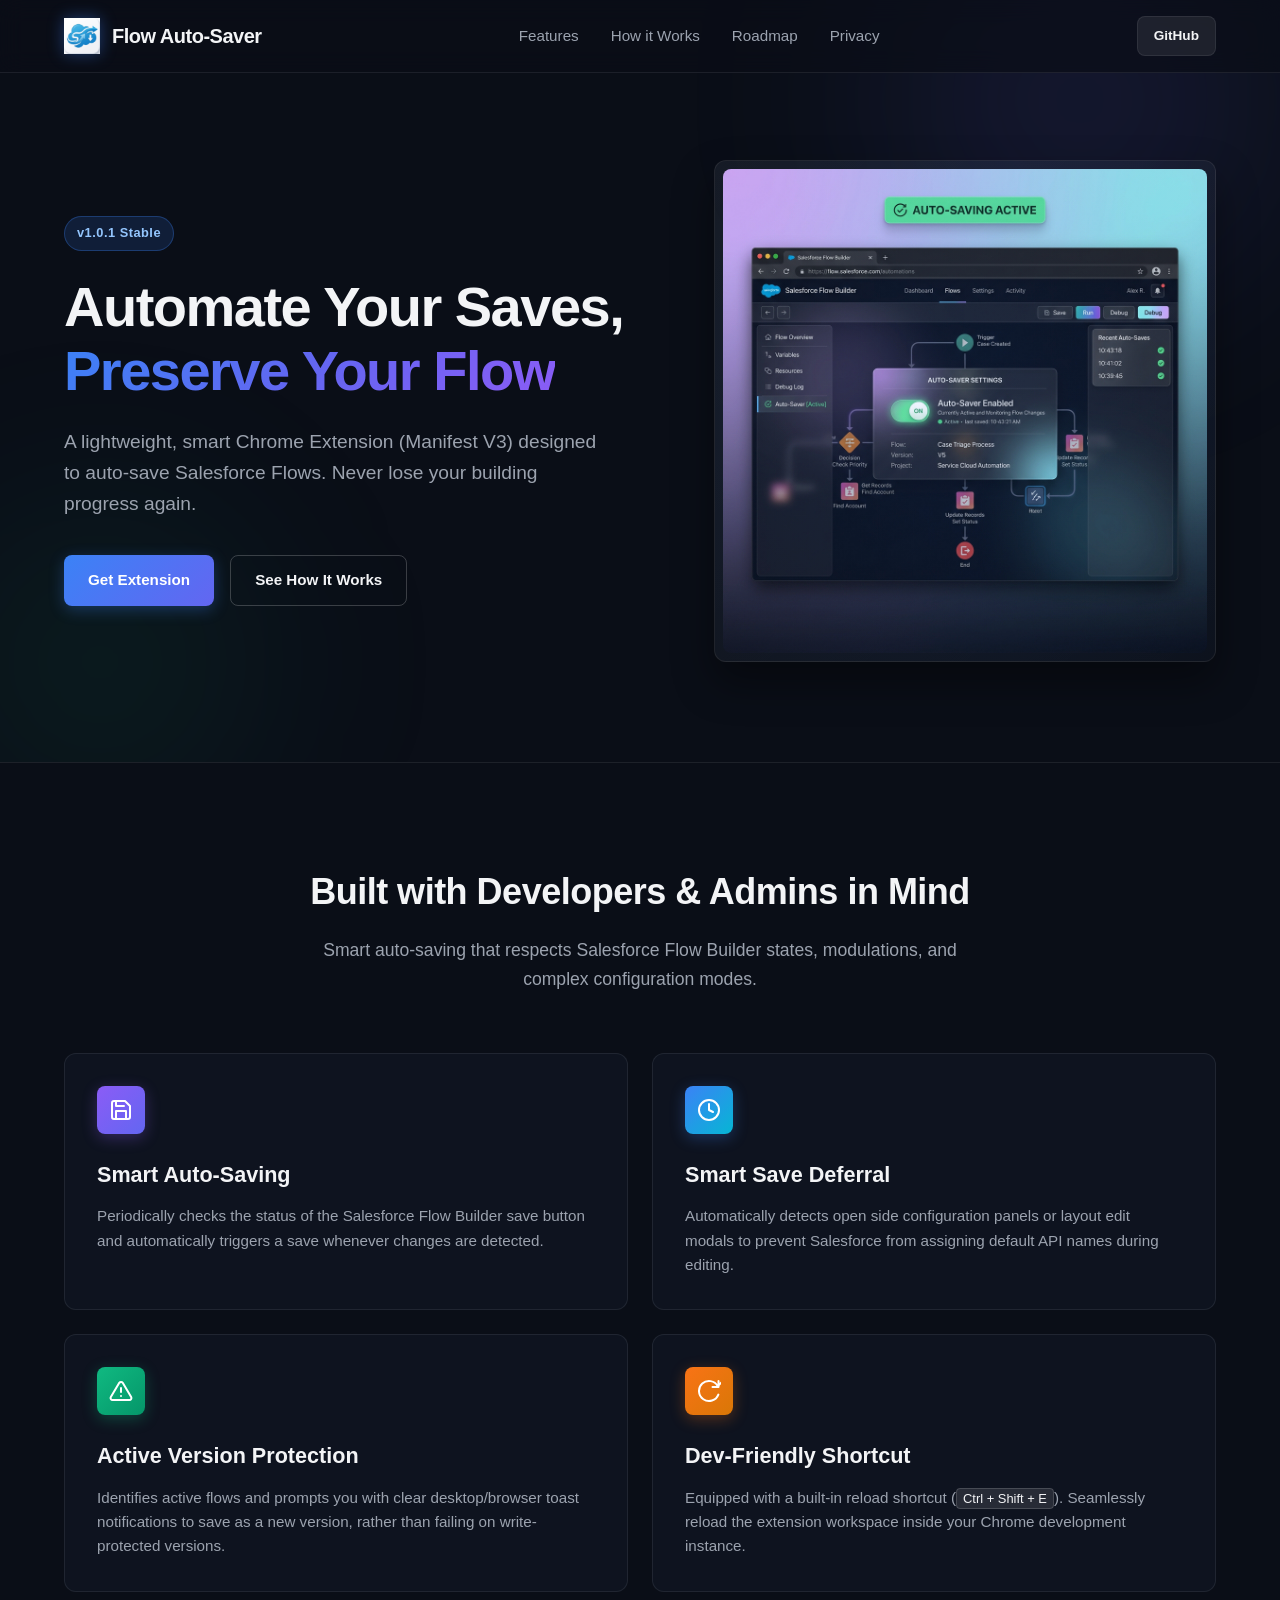
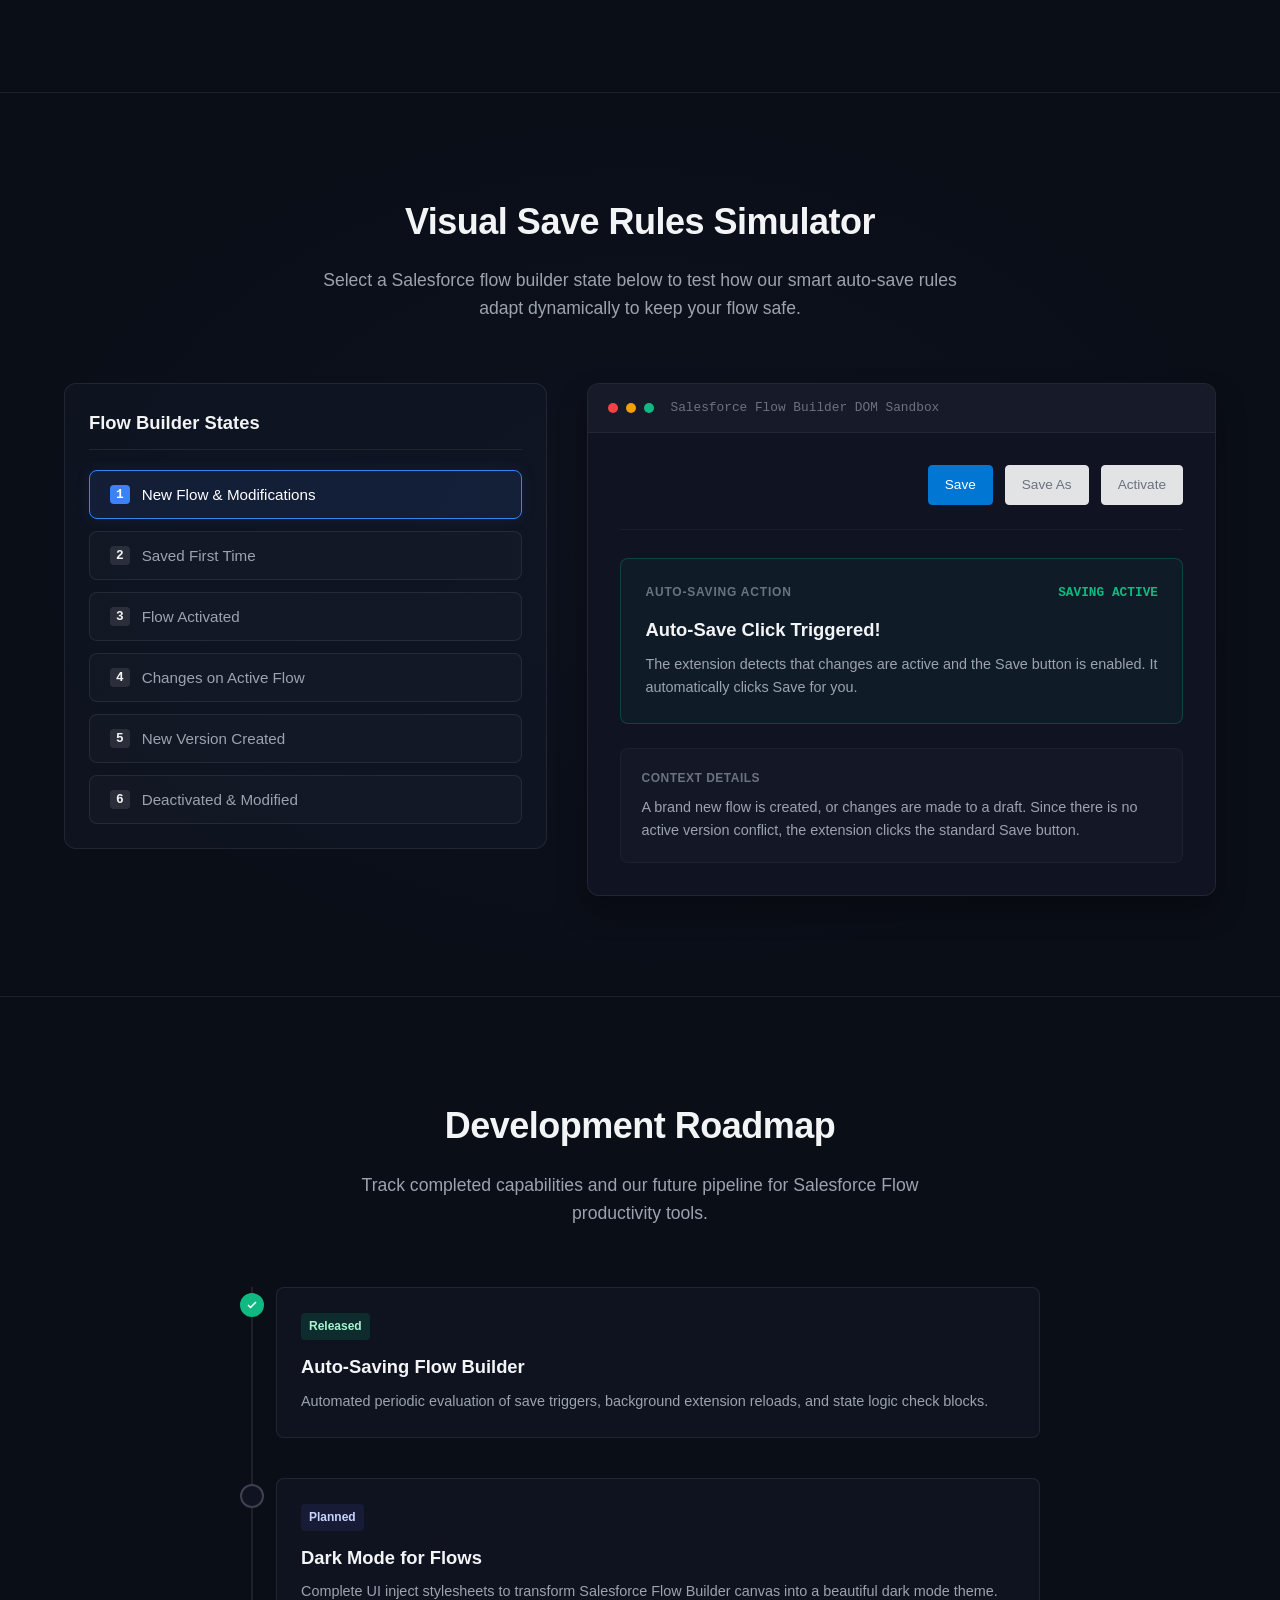
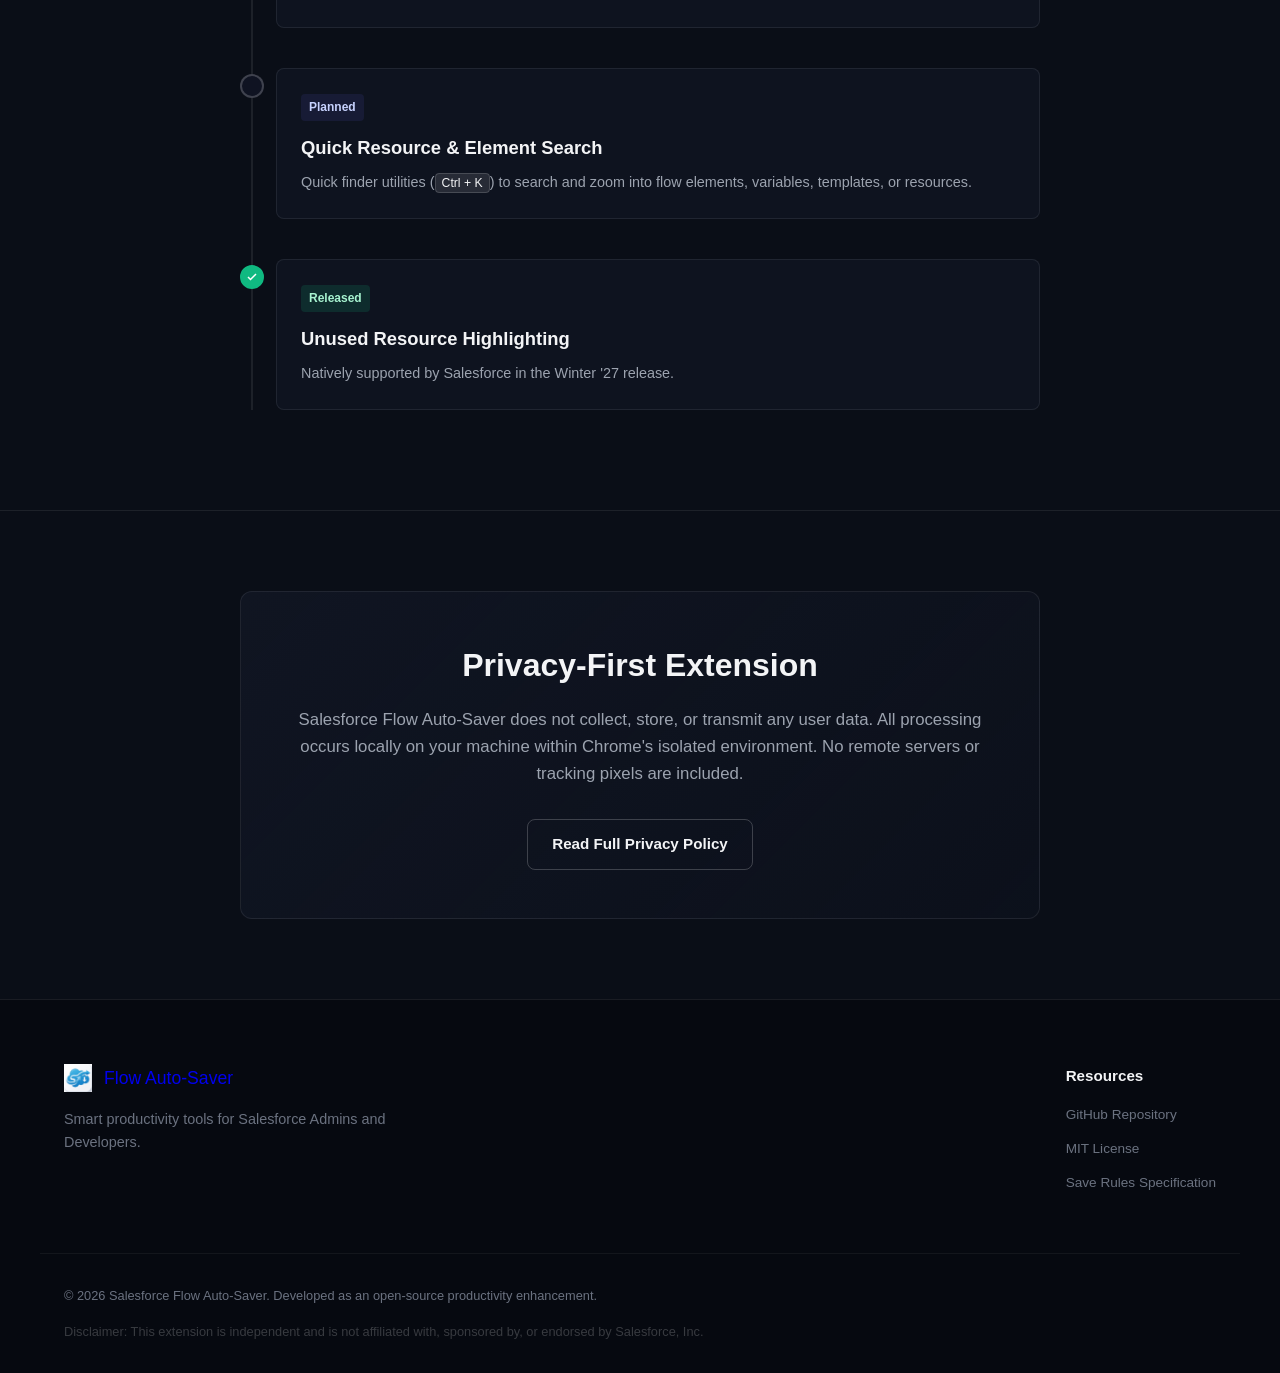
<file: docs/index.html>
<!DOCTYPE html>
<html lang="en">
<head>
    <meta charset="UTF-8">
    <meta name="viewport" content="width=device-width, initial-scale=1.0">
    <title>Salesforce Flow Auto-Saver | Effortless Flow Builder Automation</title>
    
    <!-- SEO Meta Tags -->
    <meta name="description" content="A lightweight Chrome Extension that automatically saves Salesforce Flows as you work. Prevents work loss with smart save rules and editor detection.">
    <meta name="keywords" content="Salesforce Flow Auto-Saver, Salesforce Flow Builder, Salesforce Flow Auto-Save, Chrome Extension, Salesforce Automation, Flow Builder Productivity, Auto Save Salesforce Flows, Salesforce Admin Tools, Salesforce Developer Tools">
    <meta name="author" content="Tejas">
    
    <!-- Open Graph / Facebook -->
    <meta property="og:type" content="website">
    <meta property="og:title" content="Salesforce Flow Auto-Saver | Effortless Flow Builder Automation">
    <meta property="og:description" content="A lightweight Chrome Extension that automatically saves Salesforce Flows as you work. Prevents work loss with smart save rules and editor detection.">
    <meta property="og:image" content="hero.png">
    
    <!-- Twitter -->
    <meta property="twitter:card" content="summary_large_image">
    <meta property="twitter:title" content="Salesforce Flow Auto-Saver | Effortless Flow Builder Automation">
    <meta property="twitter:description" content="A lightweight Chrome Extension that automatically saves Salesforce Flows as you work. Prevents work loss with smart save rules and editor detection.">
    <meta property="twitter:image" content="hero.png">
    
    <!-- Icons & Styling -->
    <link rel="icon" type="image/png" sizes="32x32" href="icons/icon32.png">
    <link rel="icon" type="image/png" sizes="16x16" href="icons/icon16.png">
    <link rel="stylesheet" href="style.css">

    <!-- Structured Data (JSON-LD) -->
    <script type="application/ld+json">
    {
      "@context": "https://schema.org",
      "@type": "SoftwareApplication",
      "name": "Salesforce Flow Auto-Saver",
      "operatingSystem": "ChromeOS, Windows, macOS, Linux",
      "applicationCategory": "DeveloperApplication",
      "offers": {
        "@type": "Offer",
        "price": "0.00",
        "priceCurrency": "USD"
      },
      "description": "Automatically saves Salesforce Flow when changes are detected, featuring smart state logic and configuration panel detection."
    }
    </script>
</head>
<body>
    <!-- Premium Header -->
    <header class="navbar" id="main-nav">
        <div class="container navbar-container">
            <a href="#" class="logo" id="nav-logo">
                <img src="icons/icon48.png" alt="Salesforce Flow Auto-Saver Logo" class="logo-img" id="nav-logo-img">
                <span class="logo-text">Flow Auto-Saver</span>
            </a>
            <nav class="nav-menu" id="nav-links">
                <a href="#features" class="nav-link" id="link-features">Features</a>
                <a href="#rules-simulator" class="nav-link" id="link-rules">How it Works</a>
                <a href="#roadmap" class="nav-link" id="link-roadmap">Roadmap</a>
                <a href="#privacy" class="nav-link" id="link-privacy">Privacy</a>
            </nav>
            <div class="nav-cta">
                <a href="https://github.com/tejastg007/salesforce-flow-autosave" target="_blank" class="btn btn-secondary btn-sm" id="btn-header-github">GitHub</a>
            </div>
        </div>
    </header>

    <main>
        <!-- Hero Section -->
        <section class="hero-section" id="hero">
            <div class="container hero-container">
                <div class="hero-content">
                    <span class="badge" id="badge-version">v1.0.1 Stable</span>
                    <h1 class="hero-title">Automate Your Saves, <br><span class="text-gradient">Preserve Your Flow</span></h1>
                    <p class="hero-subtitle">A lightweight, smart Chrome Extension (Manifest V3) designed to auto-save Salesforce Flows. Never lose your building progress again.</p>
                    <div class="hero-actions">
                        <a href="https://chromewebstore.google.com/detail/salesforce-flow-auto-save/kofmhnjlcmpgfbpbmdigoppmhpbdpnbf" target="_blank" class="btn btn-primary" id="btn-hero-download">
                            <span>Get Extension</span>
                        </a>
                        <a href="#rules-simulator" class="btn btn-outline" id="btn-hero-learn">See How It Works</a>
                    </div>
                </div>
                <div class="hero-visual">
                    <div class="hero-image-wrapper">
                        <img src="hero.png" alt="Salesforce Flow Auto-Saver Showcase Dashboard" class="hero-image" id="img-hero-showcase">
                        <div class="glow-effect"></div>
                    </div>
                </div>
            </div>
        </section>

        <!-- Features Grid Section -->
        <section class="features-section" id="features">
            <div class="container">
                <div class="section-header text-center">
                    <h2 class="section-title">Built with Developers & Admins in Mind</h2>
                    <p class="section-subtitle">Smart auto-saving that respects Salesforce Flow Builder states, modulations, and complex configuration modes.</p>
                </div>
                
                <div class="features-grid">
                    <!-- Feature Card 1 -->
                    <div class="feature-card" id="card-feature-autosave">
                        <div class="feature-icon-wrapper purple-glow">
                            <svg width="24" height="24" viewBox="0 0 24 24" fill="none" stroke="currentColor" stroke-width="2" stroke-linecap="round" stroke-linejoin="round"><path d="M19 21H5a2 2 0 0 1-2-2V5a2 2 0 0 1 2-2h11l5 5v11a2 2 0 0 1-2 2z"></path><polyline points="17 21 17 13 7 13 7 21"></polyline><polyline points="7 3 7 8 15 8"></polyline></svg>
                        </div>
                        <h3>Smart Auto-Saving</h3>
                        <p>Periodically checks the status of the Salesforce Flow Builder save button and automatically triggers a save whenever changes are detected.</p>
                    </div>

                    <!-- Feature Card 2 -->
                    <div class="feature-card" id="card-feature-deferral">
                        <div class="feature-icon-wrapper blue-glow">
                            <svg width="24" height="24" viewBox="0 0 24 24" fill="none" stroke="currentColor" stroke-width="2" stroke-linecap="round" stroke-linejoin="round"><circle cx="12" cy="12" r="10"></circle><polyline points="12 6 12 12 16 14"></polyline></svg>
                        </div>
                        <h3>Smart Save Deferral</h3>
                        <p>Automatically detects open side configuration panels or layout edit modals to prevent Salesforce from assigning default API names during editing.</p>
                    </div>

                    <!-- Feature Card 3 -->
                    <div class="feature-card" id="card-feature-warn">
                        <div class="feature-icon-wrapper green-glow">
                            <svg width="24" height="24" viewBox="0 0 24 24" fill="none" stroke="currentColor" stroke-width="2" stroke-linecap="round" stroke-linejoin="round"><path d="M10.29 3.86L1.82 18a2 2 0 0 0 1.71 3h16.94a2 2 0 0 0 1.71-3L13.71 3.86a2 2 0 0 0-3.42 0z"></path><line x1="12" y1="9" x2="12" y2="13"></line><line x1="12" y1="17" x2="12.01" y2="17"></line></svg>
                        </div>
                        <h3>Active Version Protection</h3>
                        <p>Identifies active flows and prompts you with clear desktop/browser toast notifications to save as a new version, rather than failing on write-protected versions.</p>
                    </div>

                    <!-- Feature Card 4 -->
                    <div class="feature-card" id="card-feature-reload">
                        <div class="feature-icon-wrapper orange-glow">
                            <svg width="24" height="24" viewBox="0 0 24 24" fill="none" stroke="currentColor" stroke-width="2" stroke-linecap="round" stroke-linejoin="round"><path d="M21.5 2v6h-6M21.34 15.57a10 10 0 1 1-.57-8.38l5.67-5.67"></path></svg>
                        </div>
                        <h3>Dev-Friendly Shortcut</h3>
                        <p>Equipped with a built-in reload shortcut (<kbd>Ctrl + Shift + E</kbd>). Seamlessly reload the extension workspace inside your Chrome development instance.</p>
                    </div>
                </div>
            </div>
        </section>

        <!-- Interactive Simulator Section -->
        <section class="simulator-section" id="rules-simulator">
            <div class="container">
                <div class="section-header text-center">
                    <h2 class="section-title">Visual Save Rules Simulator</h2>
                    <p class="section-subtitle">Select a Salesforce flow builder state below to test how our smart auto-save rules adapt dynamically to keep your flow safe.</p>
                </div>

                <div class="simulator-wrapper">
                    <!-- Left: Control states -->
                    <div class="simulator-states">
                        <h3>Flow Builder States</h3>
                        <div class="state-buttons-list">
                            <button class="state-btn active" id="state-new-flow" data-state="new">
                                <span class="state-indicator font-mono">1</span> New Flow & Modifications
                            </button>
                            <button class="state-btn" id="state-first-saved" data-state="saved">
                                <span class="state-indicator font-mono">2</span> Saved First Time
                            </button>
                            <button class="state-btn" id="state-activated" data-state="activated">
                                <span class="state-indicator font-mono">3</span> Flow Activated
                            </button>
                            <button class="state-btn" id="state-active-modified" data-state="active-modified">
                                <span class="state-indicator font-mono">4</span> Changes on Active Flow
                            </button>
                            <button class="state-btn" id="state-new-version" data-state="new-version">
                                <span class="state-indicator font-mono">5</span> New Version Created
                            </button>
                            <button class="state-btn" id="state-deactivated-modified" data-state="deactivated-modified">
                                <span class="state-indicator font-mono">6</span> Deactivated & Modified
                            </button>
                        </div>
                    </div>

                    <!-- Right: Simulation Output Display -->
                    <div class="simulator-display">
                        <div class="display-header">
                            <div class="window-controls">
                                <span class="window-dot red"></span>
                                <span class="window-dot yellow"></span>
                                <span class="window-dot green"></span>
                            </div>
                            <div class="window-title font-mono">Salesforce Flow Builder DOM Sandbox</div>
                        </div>
                        
                        <div class="display-body">
                            <!-- Simulated Builder Buttons -->
                            <div class="builder-buttons-mockup">
                                <div class="builder-btn" id="mock-btn-save">Save</div>
                                <div class="builder-btn" id="mock-btn-save-as">Save As</div>
                                <div class="builder-btn" id="mock-btn-activate">Activate</div>
                            </div>
                            
                            <!-- Extension Decision Action -->
                            <div class="decision-box" id="mock-decision-box">
                                <div class="decision-status-row">
                                    <span class="decision-badge" id="mock-decision-badge">AUTO-SAVING ACTION</span>
                                    <span class="decision-status font-mono" id="mock-decision-status">ENABLED</span>
                                </div>
                                <h4 id="mock-decision-title">Auto-Save Action Clicked!</h4>
                                <p id="mock-decision-desc" class="decision-text">Standard auto-saving triggers. The extension clicks the Save button for you.</p>
                            </div>

                            <!-- Rules Explanation Details -->
                            <div class="explanation-box">
                                <span class="detail-label">Context Details</span>
                                <p id="mock-explanation-text">A new flow is created, and the builder senses a change. The Save button is active, allowing automated trigger clicks to persist content.</p>
                            </div>
                        </div>
                    </div>
                </div>
            </div>
        </section>

        <!-- Roadmap Section -->
        <section class="roadmap-section" id="roadmap">
            <div class="container">
                <div class="section-header text-center">
                    <h2 class="section-title">Development Roadmap</h2>
                    <p class="section-subtitle">Track completed capabilities and our future pipeline for Salesforce Flow productivity tools.</p>
                </div>

                <div class="roadmap-wrapper">
                    <div class="roadmap-timeline">
                        <!-- Timeline Item 1 -->
                        <div class="roadmap-item completed" id="roadmap-item-autosave">
                            <div class="roadmap-dot">
                                <svg width="12" height="12" viewBox="0 0 24 24" fill="none" stroke="currentColor" stroke-width="3"><polyline points="20 6 9 17 4 12"></polyline></svg>
                            </div>
                            <div class="roadmap-content">
                                <span class="roadmap-status-badge">Released</span>
                                <h3>Auto-Saving Flow Builder</h3>
                                <p>Automated periodic evaluation of save triggers, background extension reloads, and state logic check blocks.</p>
                            </div>
                        </div>

                        <!-- Timeline Item 2 -->
                        <div class="roadmap-item" id="roadmap-item-darkmode">
                            <div class="roadmap-dot"></div>
                            <div class="roadmap-content">
                                <span class="roadmap-status-badge pending">Planned</span>
                                <h3>Dark Mode for Flows</h3>
                                <p>Complete UI inject stylesheets to transform Salesforce Flow Builder canvas into a beautiful dark mode theme.</p>
                            </div>
                        </div>

                        <!-- Timeline Item 3 -->
                        <div class="roadmap-item" id="roadmap-item-search">
                            <div class="roadmap-dot"></div>
                            <div class="roadmap-content">
                                <span class="roadmap-status-badge pending">Planned</span>
                                <h3>Quick Resource & Element Search</h3>
                                <p>Quick finder utilities (<kbd>Ctrl + K</kbd>) to search and zoom into flow elements, variables, templates, or resources.</p>
                            </div>
                        </div>

                        <!-- Timeline Item 4 -->
                        <div class="roadmap-item completed" id="roadmap-item-unused">
                            <div class="roadmap-dot">
                                <svg width="12" height="12" viewBox="0 0 24 24" fill="none" stroke="currentColor" stroke-width="3"><polyline points="20 6 9 17 4 12"></polyline></svg>
                            </div>
                            <div class="roadmap-content">
                                <span class="roadmap-status-badge">Released</span>
                                <h3>Unused Resource Highlighting</h3>
                                <p>Natively supported by Salesforce in the Winter '27 release.</p>
                            </div>
                        </div>
                    </div>
                </div>
            </div>
        </section>

        <!-- Privacy Section -->
        <section class="privacy-section" id="privacy">
            <div class="container">
                <div class="privacy-card">
                    <h2>Privacy-First Extension</h2>
                    <p>Salesforce Flow Auto-Saver does not collect, store, or transmit any user data. All processing occurs locally on your machine within Chrome's isolated environment. No remote servers or tracking pixels are included.</p>
                    <a href="https://github.com/tejastg007/salesforce-flow-autosave/blob/master/PRIVACY.md" target="_blank" class="btn btn-outline" id="btn-privacy-read">Read Full Privacy Policy</a>
                </div>
            </div>
        </section>
    </main>

    <!-- Footer -->
    <footer class="footer">
        <div class="container footer-container">
            <div class="footer-brand">
                <a href="#" class="logo">
                    <img src="icons/icon32.png" alt="Salesforce Flow Auto-Saver Icon">
                    <span>Flow Auto-Saver</span>
                </a>
                <p>Smart productivity tools for Salesforce Admins and Developers.</p>
            </div>
            <div class="footer-links">
                <div class="footer-col">
                    <h4>Resources</h4>
                    <a href="https://github.com/tejastg007/salesforce-flow-autosave" target="_blank">GitHub Repository</a>
                    <a href="https://github.com/tejastg007/salesforce-flow-autosave/blob/master/LICENSE" target="_blank">MIT License</a>
                    <a href="https://github.com/tejastg007/salesforce-flow-autosave/blob/master/SAVE_RULES.md" target="_blank">Save Rules Specification</a>
                </div>
            </div>
        </div>
        <div class="container footer-bottom">
            <p>&copy; 2026 Salesforce Flow Auto-Saver. Developed as an open-source productivity enhancement.</p>
            <p class="disclaimer">Disclaimer: This extension is independent and is not affiliated with, sponsored by, or endorsed by Salesforce, Inc.</p>
        </div>
    </footer>

    <!-- App JS logic -->
    <script src="app.js"></script>
</body>
</html>
</file>
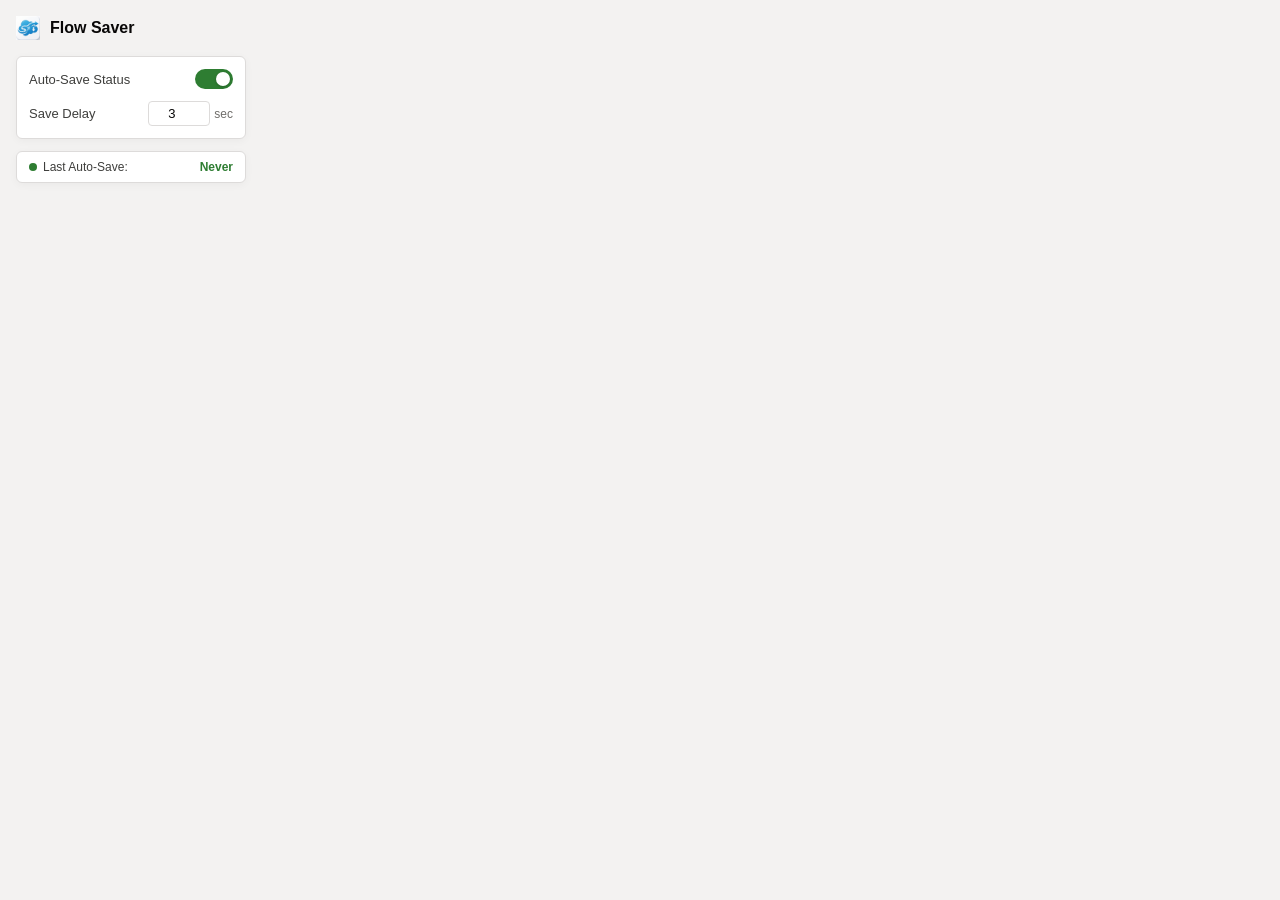
<file: popup.html>
<!DOCTYPE html>
<html>

<head>
    <meta charset="utf-8">
    <link rel="stylesheet" href="popup.css">
</head>

<body>
    <div class="container">
        <div class="header">
            <img id="status-icon" src="icons/icon128.png" alt="Icon">
            <h2>Flow Saver</h2>
        </div>

        <div class="card">
            <div class="row">
                <span class="label">Auto-Save Status</span>
                <label class="switch">
                    <input type="checkbox" id="auto-save-toggle" checked>
                    <span class="slider"></span>
                </label>
            </div>

            <div class="row">
                <label for="save-interval" class="label">Save Delay</label>
                <div class="input-group">
                    <input type="number" id="save-interval" min="1" max="60" value="3">
                    <span class="unit">sec</span>
                </div>
            </div>
        </div>

        <div class="status-box">
            <div class="status-label-group">
                <span id="status-dot" class="status-dot"></span>
                <span>Last Auto-Save:</span>
            </div>
            <span id="last-saved-time">Never</span>
        </div>
    </div>

    <script src="popup.js"></script>
</body>

</html>
</file>
<file: docs/style.css>
/* Salesforce Flow Auto-Saver CSS Custom Design System */

:root {
    /* Color Palette */
    --bg-main: #0a0e17;
    --bg-card: rgba(22, 28, 45, 0.4);
    --bg-card-hover: rgba(26, 35, 58, 0.6);
    --border-color: rgba(255, 255, 255, 0.08);
    --border-color-hover: rgba(255, 255, 255, 0.15);
    
    --text-primary: #f3f4f6;
    --text-secondary: #9ca3af;
    --text-muted: #6b7280;
    
    --accent-blue: #3b82f6;
    --accent-indigo: #6366f1;
    --accent-green: #10b981;
    --accent-green-rgb: 16, 185, 129;
    --accent-yellow: #f59e0b;
    --accent-red: #ef4444;
    --accent-purple: #8b5cf6;
    --accent-orange: #f97316;
    
    /* SF-specific mockup colors */
    --sf-blue: #0176d3;
    --sf-blue-disabled: #a0cbf1;
    --sf-neutral-disabled: #e1e3e5;
    
    /* Layout Tokens */
    --max-width: 1200px;
    --border-radius: 12px;
    --font-sans:  Helvetica, Arial, sans-serif;
    --font-heading: var(--font-sans);
    --transition-smooth: all 0.3s cubic-bezier(0.4, 0, 0.2, 1);
}

/* Base Styles */
* {
    box-sizing: border-box;
    margin: 0;
    padding: 0;
}

html {
    scroll-behavior: smooth;
    background-color: var(--bg-main);
    color: var(--text-primary);
    font-family: var(--font-sans);
    -webkit-font-smoothing: antialiased;
}

body {
    overflow-x: hidden;
    line-height: 1.6;
}

.container {
    width: 100%;
    max-width: var(--max-width);
    margin: 0 auto;
    padding: 0 24px;
}

/* Gradients & Utilities */
.text-gradient {
    background: linear-gradient(135deg, var(--accent-blue) 0%, var(--accent-indigo) 50%, var(--accent-purple) 100%);
    -webkit-background-clip: text;
    -webkit-text-fill-color: transparent;
}

.font-mono {
    font-family: ui-monospace, SFMono-Regular, Menlo, Monaco, Consolas, monospace;
}

.text-center {
    text-align: center;
}

kbd {
    background: rgba(255, 255, 255, 0.1);
    border: 1px solid rgba(255, 255, 255, 0.15);
    border-radius: 4px;
    padding: 2px 6px;
    font-size: 0.85em;
    font-family: inherit;
    color: var(--text-primary);
}

/* Premium Navbar Header */
.navbar {
    position: fixed;
    top: 0;
    left: 0;
    right: 0;
    z-index: 1000;
    background: rgba(10, 14, 23, 0.7);
    backdrop-filter: blur(12px);
    -webkit-backdrop-filter: blur(12px);
    border-bottom: 1px solid var(--border-color);
    padding: 16px 0;
    transition: var(--transition-smooth);
}

.navbar-container {
    display: flex;
    align-items: center;
    justify-content: space-between;
}

.logo {
    display: flex;
    align-items: center;
    text-decoration: none;
    gap: 12px;
}

.logo-img {
    height: 36px;
    width: 36px;
    filter: drop-shadow(0 0 8px rgba(59, 130, 246, 0.4));
}

.logo-text {
    font-family: var(--font-heading);
    font-weight: 700;
    font-size: 1.25rem;
    color: var(--text-primary);
    letter-spacing: -0.5px;
}

.nav-menu {
    display: flex;
    gap: 32px;
}

.nav-link {
    text-decoration: none;
    color: var(--text-secondary);
    font-size: 0.95rem;
    font-weight: 500;
    transition: var(--transition-smooth);
}

.nav-link:hover {
    color: var(--text-primary);
    text-shadow: 0 0 10px rgba(255, 255, 255, 0.3);
}

/* Button UI */
.btn {
    display: inline-flex;
    align-items: center;
    justify-content: center;
    gap: 8px;
    padding: 12px 24px;
    border-radius: 8px;
    font-family: var(--font-sans);
    font-weight: 600;
    font-size: 0.95rem;
    cursor: pointer;
    text-decoration: none;
    transition: var(--transition-smooth);
}

.btn-sm {
    padding: 8px 16px;
    font-size: 0.85rem;
}

.btn-primary {
    background: linear-gradient(135deg, var(--accent-blue) 0%, var(--accent-indigo) 100%);
    color: #fff;
    border: none;
    box-shadow: 0 4px 15px rgba(59, 130, 246, 0.3);
}

.btn-primary:hover {
    box-shadow: 0 6px 20px rgba(59, 130, 246, 0.5);
    transform: translateY(-2px);
}

.btn-secondary {
    background: rgba(255, 255, 255, 0.08);
    color: var(--text-primary);
    border: 1px solid var(--border-color);
}

.btn-secondary:hover {
    background: rgba(255, 255, 255, 0.15);
    border-color: var(--border-color-hover);
}

.btn-outline {
    background: transparent;
    color: var(--text-primary);
    border: 1px solid rgba(255, 255, 255, 0.2);
}

.btn-outline:hover {
    border-color: var(--text-primary);
    background: rgba(255, 255, 255, 0.03);
}

/* Hero Section */
.hero-section {
    padding-top: 160px;
    padding-bottom: 100px;
    position: relative;
    overflow: hidden;
}

.hero-section::before {
    content: '';
    position: absolute;
    top: -200px;
    right: -100px;
    width: 600px;
    height: 600px;
    background: radial-gradient(circle, rgba(99, 102, 241, 0.15) 0%, transparent 70%);
    z-index: -1;
    filter: blur(80px);
}

.hero-section::after {
    content: '';
    position: absolute;
    bottom: -150px;
    left: -150px;
    width: 500px;
    height: 500px;
    background: radial-gradient(circle, rgba(16, 185, 129, 0.1) 0%, transparent 70%);
    z-index: -1;
    filter: blur(80px);
}

.hero-container {
    display: grid;
    grid-template-columns: 1.2fr 1fr;
    gap: 48px;
    align-items: center;
}

.hero-content {
    display: flex;
    flex-direction: column;
    align-items: flex-start;
}

.badge {
    background: rgba(59, 130, 246, 0.15);
    color: #93c5fd;
    border: 1px solid rgba(59, 130, 246, 0.3);
    padding: 6px 12px;
    border-radius: 9999px;
    font-size: 0.8rem;
    font-weight: 600;
    margin-bottom: 24px;
    letter-spacing: 0.5px;
}

.hero-title {
    font-family: var(--font-heading);
    font-size: 3.5rem;
    font-weight: 800;
    line-height: 1.15;
    margin-bottom: 24px;
    letter-spacing: -1.5px;
}

.hero-subtitle {
    color: var(--text-secondary);
    font-size: 1.2rem;
    margin-bottom: 36px;
    max-width: 540px;
}

.hero-actions {
    display: flex;
    gap: 16px;
}

.hero-visual {
    position: relative;
    display: flex;
    justify-content: center;
}

.hero-image-wrapper {
    position: relative;
    border-radius: var(--border-radius);
    padding: 8px;
    background: linear-gradient(135deg, rgba(255, 255, 255, 0.05) 0%, rgba(255, 255, 255, 0.01) 100%);
    border: 1px solid var(--border-color);
    box-shadow: 0 20px 40px rgba(0, 0, 0, 0.4);
    overflow: hidden;
}

.hero-image {
    width: 100%;
    height: auto;
    border-radius: calc(var(--border-radius) - 4px);
    display: block;
}

.glow-effect {
    position: absolute;
    top: -50%;
    left: -50%;
    right: -50%;
    bottom: -50%;
    background: radial-gradient(circle at center, rgba(59, 130, 246, 0.1) 0%, transparent 60%);
    pointer-events: none;
    z-index: 1;
}

/* Features Section */
.features-section {
    padding: 100px 0;
    position: relative;
    border-top: 1px solid var(--border-color);
}

.section-header {
    margin-bottom: 60px;
}

.section-title {
    font-family: var(--font-heading);
    font-size: 2.25rem;
    font-weight: 700;
    margin-bottom: 16px;
    letter-spacing: -0.5px;
}

.section-subtitle {
    color: var(--text-secondary);
    font-size: 1.1rem;
    max-width: 650px;
    margin: 0 auto;
}

.features-grid {
    display: grid;
    grid-template-columns: repeat(2, 1fr);
    gap: 24px;
}

.feature-card {
    background: var(--bg-card);
    border: 1px solid var(--border-color);
    border-radius: var(--border-radius);
    padding: 32px;
    transition: var(--transition-smooth);
    display: flex;
    flex-direction: column;
    align-items: flex-start;
}

.feature-card:hover {
    background: var(--bg-card-hover);
    border-color: var(--border-color-hover);
    transform: translateY(-4px);
    box-shadow: 0 10px 30px rgba(0, 0, 0, 0.2);
}

.feature-icon-wrapper {
    height: 48px;
    width: 48px;
    border-radius: 8px;
    display: flex;
    align-items: center;
    justify-content: center;
    margin-bottom: 24px;
    color: #fff;
}

.purple-glow {
    background: linear-gradient(135deg, var(--accent-purple) 0%, var(--accent-indigo) 100%);
    box-shadow: 0 4px 15px rgba(139, 92, 246, 0.3);
}

.blue-glow {
    background: linear-gradient(135deg, var(--accent-blue) 0%, #06b6d4 100%);
    box-shadow: 0 4px 15px rgba(59, 130, 246, 0.3);
}

.green-glow {
    background: linear-gradient(135deg, var(--accent-green) 0%, #059669 100%);
    box-shadow: 0 4px 15px rgba(16, 185, 129, 0.3);
}

.orange-glow {
    background: linear-gradient(135deg, var(--accent-orange) 0%, #d97706 100%);
    box-shadow: 0 4px 15px rgba(249, 115, 22, 0.3);
}

.feature-card h3 {
    font-family: var(--font-heading);
    font-size: 1.35rem;
    font-weight: 600;
    margin-bottom: 12px;
}

.feature-card p {
    color: var(--text-secondary);
    font-size: 0.95rem;
}

/* Simulator Section */
.simulator-section {
    padding: 100px 0;
    border-top: 1px solid var(--border-color);
    background: radial-gradient(50% 50% at 50% 50%, rgba(99, 102, 241, 0.03) 0%, transparent 100%);
}

.simulator-wrapper {
    display: grid;
    grid-template-columns: 1fr 1.3fr;
    gap: 40px;
    align-items: start;
    margin-top: 48px;
}

.simulator-states {
    background: var(--bg-card);
    border: 1px solid var(--border-color);
    border-radius: var(--border-radius);
    padding: 24px;
}

.simulator-states h3 {
    font-family: var(--font-heading);
    font-size: 1.15rem;
    font-weight: 600;
    margin-bottom: 20px;
    padding-bottom: 12px;
    border-bottom: 1px solid var(--border-color);
}

.state-buttons-list {
    display: flex;
    flex-direction: column;
    gap: 12px;
}

.state-btn {
    background: rgba(255, 255, 255, 0.02);
    border: 1px solid var(--border-color);
    border-radius: 8px;
    padding: 14px 20px;
    width: 100%;
    text-align: left;
    color: var(--text-secondary);
    font-family: var(--font-sans);
    font-size: 0.95rem;
    font-weight: 500;
    cursor: pointer;
    transition: var(--transition-smooth);
    display: flex;
    align-items: center;
    gap: 12px;
}

.state-btn:hover {
    background: rgba(255, 255, 255, 0.05);
    border-color: var(--border-color-hover);
    color: var(--text-primary);
}

.state-btn.active {
    background: rgba(59, 130, 246, 0.1);
    border-color: var(--accent-blue);
    color: #fff;
    box-shadow: 0 0 15px rgba(59, 130, 246, 0.1);
}

.state-indicator {
    background: rgba(255, 255, 255, 0.1);
    border-radius: 4px;
    padding: 2px 6px;
    font-size: 0.8rem;
    font-weight: 600;
    color: var(--text-primary);
}

.state-btn.active .state-indicator {
    background: var(--accent-blue);
    color: #fff;
}

/* Simulator Output Display Window */
.simulator-display {
    background: #0f1322;
    border: 1px solid rgba(255, 255, 255, 0.08);
    border-radius: var(--border-radius);
    overflow: hidden;
    box-shadow: 0 15px 30px rgba(0, 0, 0, 0.3);
}

.display-header {
    background: rgba(255, 255, 255, 0.03);
    padding: 14px 20px;
    display: flex;
    align-items: center;
    border-bottom: 1px solid rgba(255, 255, 255, 0.05);
}

.window-controls {
    display: flex;
    gap: 8px;
    margin-right: 16px;
}

.window-dot {
    height: 10px;
    width: 10px;
    border-radius: 50%;
    display: inline-block;
}

.window-dot.red { background-color: var(--accent-red); }
.window-dot.yellow { background-color: var(--accent-yellow); }
.window-dot.green { background-color: var(--accent-green); }

.window-title {
    font-size: 0.8rem;
    color: var(--text-muted);
}

.display-body {
    padding: 32px;
}

/* Builder Buttons Mockup */
.builder-buttons-mockup {
    display: flex;
    gap: 12px;
    justify-content: flex-end;
    padding-bottom: 24px;
    border-bottom: 1px solid rgba(255, 255, 255, 0.05);
    margin-bottom: 28px;
}

.builder-btn {
    font-size: 0.85rem;
    font-weight: 500;
    padding: 8px 16px;
    border-radius: 4px;
    border: 1px solid #c9c9c9;
    background-color: #fff;
    color: #1b1b1b;
    user-select: none;
    transition: var(--transition-smooth);
}

.builder-btn.primary {
    background-color: var(--sf-blue);
    border-color: var(--sf-blue);
    color: #fff;
}

.builder-btn.danger {
    background-color: var(--accent-red);
    border-color: var(--accent-red);
    color: #fff;
}

.builder-btn.disabled {
    background-color: var(--sf-neutral-disabled);
    border-color: var(--sf-neutral-disabled);
    color: var(--text-muted);
    cursor: not-allowed;
}

.builder-btn.primary.disabled {
    background-color: var(--sf-blue-disabled);
    border-color: var(--sf-blue-disabled);
    color: rgba(255,255,255,0.7);
}

/* Extension Decision Box */
.decision-box {
    background: rgba(16, 185, 129, 0.05);
    border: 1px solid rgba(16, 185, 129, 0.2);
    border-radius: 8px;
    padding: 24px;
    margin-bottom: 24px;
    transition: var(--transition-smooth);
    position: relative;
    overflow: hidden;
}

.decision-box.auto-save {
    background: rgba(16, 185, 129, 0.06);
    border-color: rgba(16, 185, 129, 0.25);
}

.decision-box.warning-state {
    background: rgba(245, 158, 11, 0.06);
    border-color: rgba(245, 158, 11, 0.25);
}

.decision-box.defer-state {
    background: rgba(99, 102, 241, 0.06);
    border-color: rgba(99, 102, 241, 0.25);
}

.decision-status-row {
    display: flex;
    justify-content: space-between;
    align-items: center;
    margin-bottom: 12px;
}

.decision-badge {
    font-size: 0.75rem;
    font-weight: 700;
    letter-spacing: 0.8px;
    color: var(--text-muted);
}

.decision-status {
    font-size: 0.8rem;
    font-weight: 700;
    color: var(--accent-green);
}

.decision-box.warning-state .decision-status {
    color: var(--accent-yellow);
}

.decision-box.defer-state .decision-status {
    color: var(--accent-indigo);
}

.decision-box h4 {
    font-family: var(--font-heading);
    font-size: 1.15rem;
    font-weight: 600;
    margin-bottom: 8px;
}

.decision-text {
    color: var(--text-secondary);
    font-size: 0.9rem;
}

.explanation-box {
    background: rgba(255, 255, 255, 0.02);
    border: 1px solid rgba(255, 255, 255, 0.04);
    border-radius: 8px;
    padding: 20px;
}

.detail-label {
    display: block;
    font-size: 0.75rem;
    font-weight: 600;
    color: var(--text-muted);
    text-transform: uppercase;
    letter-spacing: 0.5px;
    margin-bottom: 8px;
}

.explanation-box p {
    font-size: 0.9rem;
    color: var(--text-secondary);
}

/* Roadmap Section */
.roadmap-section {
    padding: 100px 0;
    border-top: 1px solid var(--border-color);
}

.roadmap-wrapper {
    max-width: 800px;
    margin: 48px auto 0 auto;
    position: relative;
}

.roadmap-timeline {
    position: relative;
    padding-left: 36px;
}

.roadmap-timeline::before {
    content: '';
    position: absolute;
    top: 0;
    bottom: 0;
    left: 11px;
    width: 2px;
    background: rgba(255, 255, 255, 0.08);
}

.roadmap-item {
    position: relative;
    margin-bottom: 40px;
}

.roadmap-item:last-child {
    margin-bottom: 0;
}

.roadmap-dot {
    position: absolute;
    left: -36px;
    top: 6px;
    height: 24px;
    width: 24px;
    border-radius: 50%;
    background: #0f1322;
    border: 2px solid rgba(255, 255, 255, 0.2);
    display: flex;
    align-items: center;
    justify-content: center;
    color: var(--text-muted);
    transition: var(--transition-smooth);
    z-index: 2;
}

.roadmap-item.completed .roadmap-dot {
    border-color: var(--accent-green);
    background: var(--accent-green);
    color: #fff;
}

.roadmap-content {
    background: var(--bg-card);
    border: 1px solid var(--border-color);
    border-radius: 8px;
    padding: 24px;
    transition: var(--transition-smooth);
}

.roadmap-content:hover {
    border-color: var(--border-color-hover);
    background: var(--bg-card-hover);
}

.roadmap-status-badge {
    display: inline-block;
    font-size: 0.75rem;
    font-weight: 600;
    padding: 4px 8px;
    border-radius: 4px;
    margin-bottom: 12px;
    background: rgba(255, 255, 255, 0.05);
    color: var(--text-secondary);
}

.roadmap-item.completed .roadmap-status-badge {
    background: rgba(16, 185, 129, 0.15);
    color: #a7f3d0;
}

.roadmap-status-badge.pending {
    background: rgba(99, 102, 241, 0.1);
    color: #c7d2fe;
}

.roadmap-content h3 {
    font-family: var(--font-heading);
    font-size: 1.15rem;
    font-weight: 600;
    margin-bottom: 8px;
}

.roadmap-content p {
    color: var(--text-secondary);
    font-size: 0.9rem;
}

/* Privacy Section */
.privacy-section {
    padding: 80px 0;
    border-top: 1px solid var(--border-color);
}

.privacy-card {
    background: linear-gradient(135deg, rgba(22, 28, 45, 0.5) 0%, rgba(22, 28, 45, 0.2) 100%);
    border: 1px solid var(--border-color);
    border-radius: var(--border-radius);
    padding: 48px;
    text-align: center;
    max-width: 800px;
    margin: 0 auto;
}

.privacy-card h2 {
    font-family: var(--font-heading);
    font-size: 2rem;
    font-weight: 700;
    margin-bottom: 16px;
}

.privacy-card p {
    color: var(--text-secondary);
    font-size: 1.05rem;
    margin-bottom: 32px;
}

/* Footer styling */
.footer {
    background: #060910;
    border-top: 1px solid var(--border-color);
    padding: 64px 0 32px 0;
    color: var(--text-secondary);
}

.footer-container {
    display: flex;
    justify-content: space-between;
    margin-bottom: 48px;
}

.footer-brand {
    max-width: 360px;
}

.footer-brand .logo {
    margin-bottom: 16px;
}

.footer-brand .logo img {
    height: 28px;
    width: 28px;
}

.footer-brand .logo span {
    font-size: 1.1rem;
}

.footer-brand p {
    font-size: 0.9rem;
    color: var(--text-muted);
}

.footer-links {
    display: flex;
    gap: 64px;
}

.footer-col h4 {
    color: var(--text-primary);
    font-size: 0.95rem;
    margin-bottom: 16px;
}

.footer-col a {
    display: block;
    color: var(--text-muted);
    text-decoration: none;
    font-size: 0.85rem;
    margin-bottom: 12px;
    transition: var(--transition-smooth);
}

.footer-col a:hover {
    color: var(--text-primary);
}

.footer-bottom {
    border-top: 1px solid rgba(255, 255, 255, 0.05);
    padding-top: 32px;
    display: flex;
    flex-direction: column;
    gap: 16px;
    font-size: 0.8rem;
    color: var(--text-muted);
}

.disclaimer {
    color: rgba(255, 255, 255, 0.2);
    line-height: 1.4;
}

/* Responsive adjustments */
@media (max-width: 968px) {
    .hero-container {
        grid-template-columns: 1fr;
        text-align: center;
        gap: 36px;
    }
    
    .hero-content {
        align-items: center;
    }
    
    .hero-title {
        font-size: 2.75rem;
    }
    
    .features-grid {
        grid-template-columns: 1fr;
    }
    
    .simulator-wrapper {
        grid-template-columns: 1fr;
    }
    
    .footer-container {
        flex-direction: column;
        gap: 36px;
    }
}

@media (max-width: 480px) {
    .hero-title {
        font-size: 2.25rem;
    }
    .hero-actions {
        flex-direction: column;
        width: 100%;
    }
    .btn {
        width: 100%;
    }
    .nav-menu {
        display: none; /* simple mobile override */
    }
}
</file>
<file: popup.css>
body {
	font-family:
		"Salesforce Sans",
		-apple-system,
		BlinkMacSystemFont,
		"Segoe UI",
		Roboto,
		sans-serif;
	margin: 0;
	padding: 16px;
	width: 230px;
	background: #f3f2f1;
	color: #080707;
}

.container {
	display: flex;
	flex-direction: column;
	gap: 12px;
}

.header {
	display: flex;
	align-items: center;
	gap: 10px;
	padding-bottom: 4px;
}

.header h2 {
	font-size: 16px;
	font-weight: 600;
	margin: 0;
	color: #080707;
}

#status-icon {
	width: 24px;
	height: 24px;
	transition:
		filter 0.3s ease,
		opacity 0.3s ease;
}

.inactive-icon {
	filter: grayscale(100%);
	opacity: 0.5;
}

/* Card Container */
.card {
	background: #ffffff;
	border: 1px solid #dddbda;
	border-radius: 6px;
	padding: 12px;
	display: flex;
	flex-direction: column;
	gap: 12px;
	box-shadow: 0 2px 8px rgba(0, 0, 0, 0.04);
}

.row {
	display: flex;
	justify-content: space-between;
	align-items: center;
}

.label {
	font-size: 13px;
	color: #3e3e3c;
	font-weight: 500;
}

/* Custom Switch Toggle */
.switch {
	position: relative;
	display: inline-block;
	width: 38px;
	height: 20px;
}

.switch input {
	opacity: 0;
	width: 0;
	height: 0;
}

.slider {
	position: absolute;
	cursor: pointer;
	top: 0;
	left: 0;
	right: 0;
	bottom: 0;
	background-color: #aeaeae;
	transition: 0.25s;
	border-radius: 20px;
}

.slider:before {
	position: absolute;
	content: "";
	height: 14px;
	width: 14px;
	left: 3px;
	bottom: 3px;
	background-color: #ffffff;
	transition: 0.25s;
	border-radius: 50%;
	box-shadow: 0 1px 3px rgba(0, 0, 0, 0.2);
}

input:checked + .slider {
	background-color: #2e7d32;
}

input:checked + .slider:before {
	transform: translateX(18px);
}

input:disabled + .slider {
	background-color: #e0e0e0;
	cursor: not-allowed;
}

/* Number input styling */
.input-group {
	display: flex;
	align-items: center;
	gap: 4px;
}

input[type="number"] {
	border: 1px solid #dddbda;
	border-radius: 4px;
	padding: 4px 6px;
	width: 48px;
	font-size: 13px;
	color: #080707;
	text-align: center;
	transition: border-color 0.15s ease;
}

input[type="number"]:focus {
	border-color: #1b96ff;
	outline: none;
}

input[type="number"]:disabled {
	background-color: #f3f2f1;
	color: #706e6b;
	cursor: not-allowed;
}

.unit {
	font-size: 12px;
	color: #706e6b;
}

/* Bottom Status Box */
.status-box {
	font-size: 12px;
	color: #3e3e3c;
	background: #ffffff;
	border: 1px solid #dddbda;
	padding: 8px 12px;
	border-radius: 6px;
	display: flex;
	justify-content: space-between;
	align-items: center;
	box-shadow: 0 2px 8px rgba(0, 0, 0, 0.04);
}

.status-label-group {
	display: flex;
	align-items: center;
	gap: 6px;
}

#last-saved-time {
	font-weight: 600;
	color: #2e7d32;
}

/* Pulsing Status Dot */
.status-dot {
	display: inline-block;
	width: 8px;
	height: 8px;
	border-radius: 50%;
	background-color: #2e7d32;
	box-shadow: 0 0 0 0 rgba(46, 204, 113, 0.6);
	animation: pulse-dot 1.8s infinite;
	transition: background-color 0.3s ease;
}

@keyframes pulse-dot {
	0% {
		transform: scale(0.95);
		box-shadow: 0 0 0 0 rgba(46, 204, 113, 0.6);
	}
	70% {
		transform: scale(1);
		box-shadow: 0 0 0 6px rgba(46, 204, 113, 0);
	}
	100% {
		transform: scale(0.95);
		box-shadow: 0 0 0 0 rgba(46, 204, 113, 0);
	}
}

.status-dot.inactive {
	background-color: #8c8c8c;
	animation: none;
	box-shadow: none;
}
</file>
